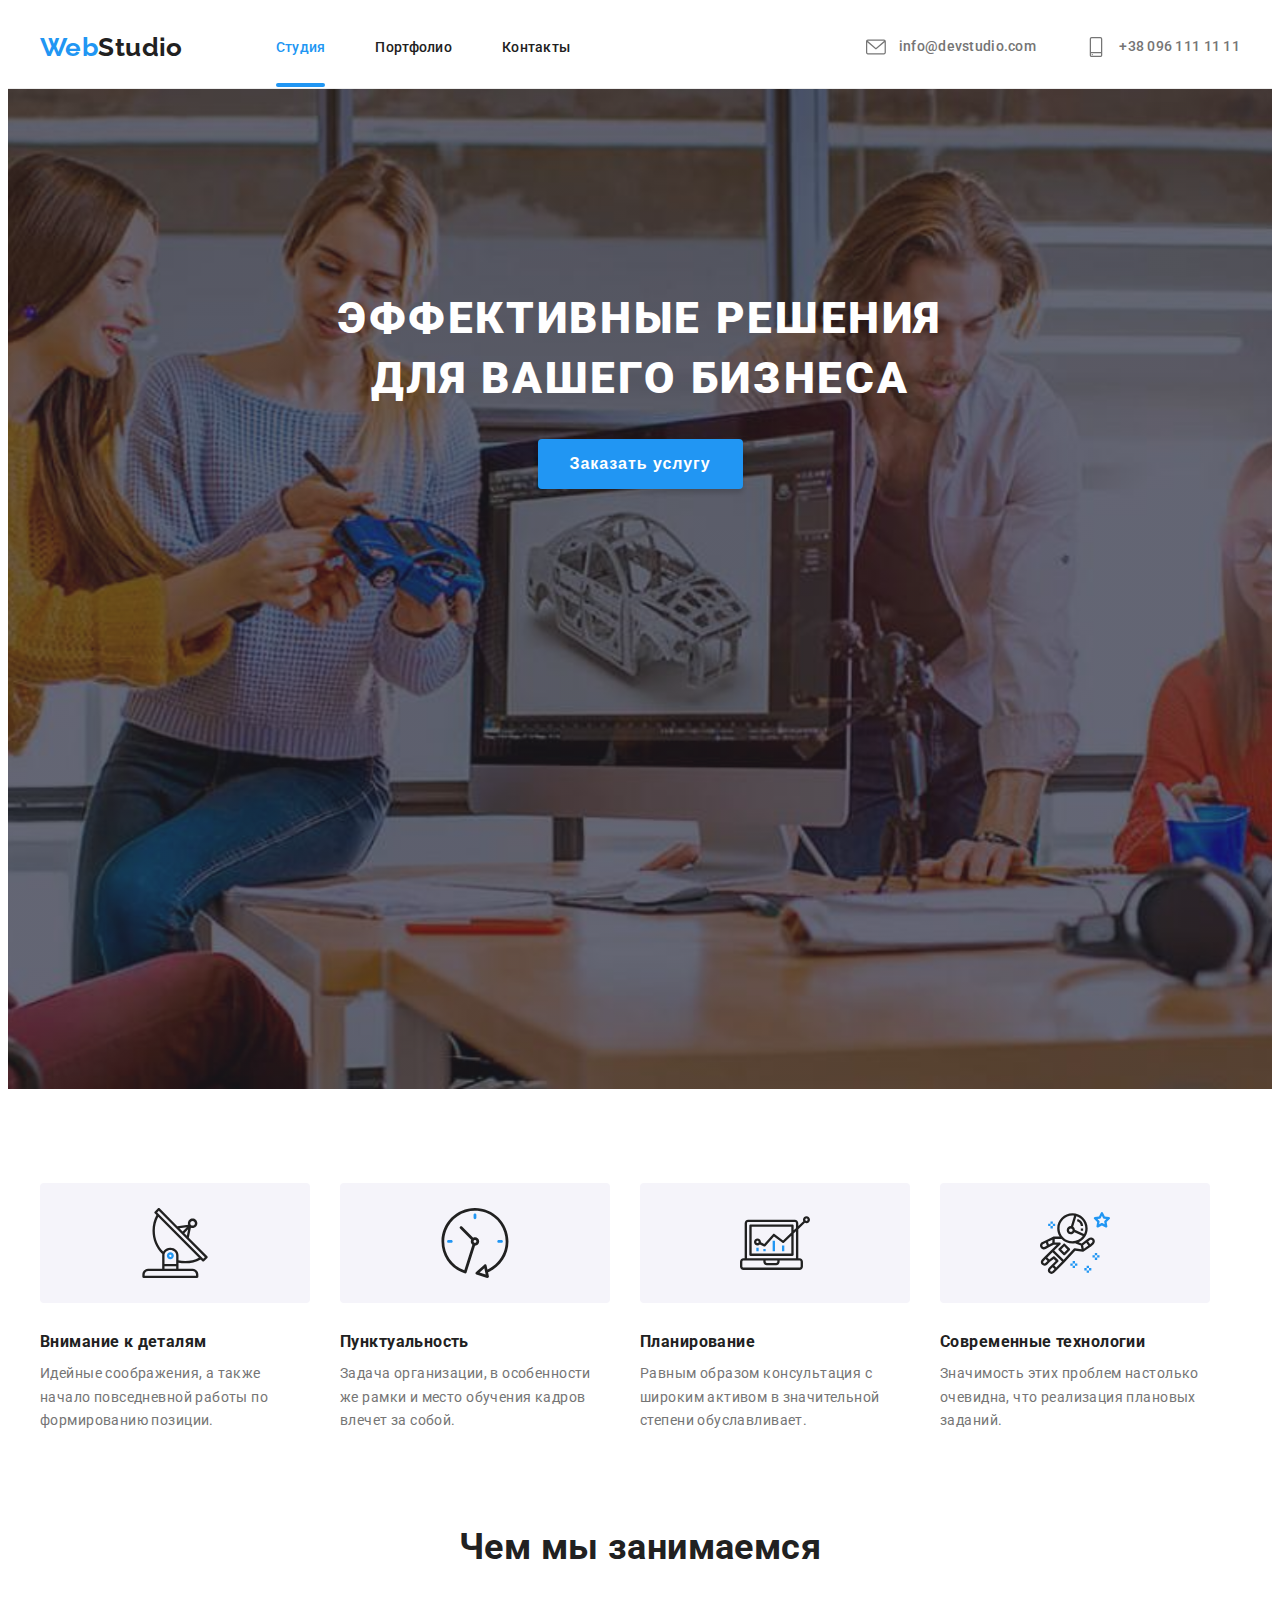
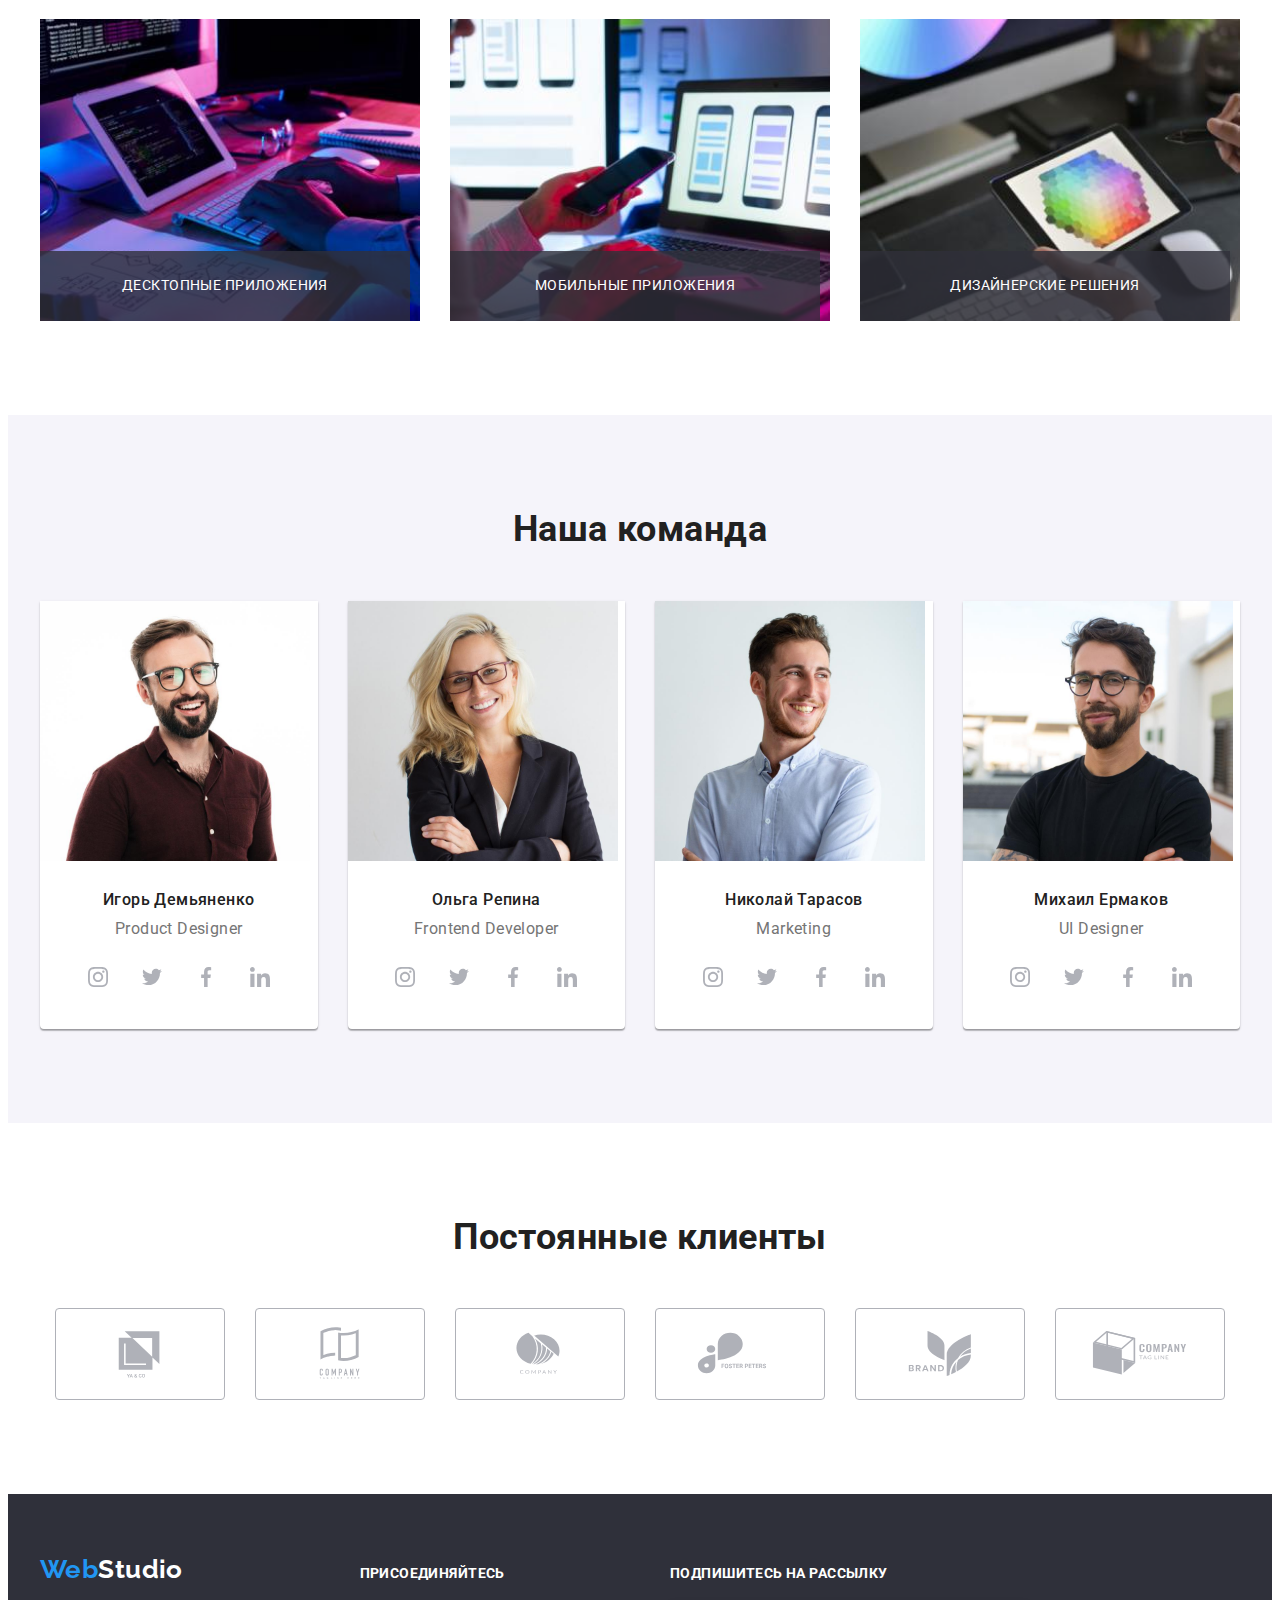
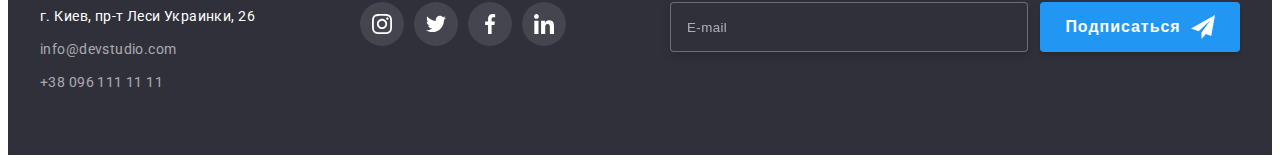
<file: index.html>
<!DOCTYPE html>
<html lang="ru">
<head>
    <meta charset="UTF-8" />
    <meta http-equiv="X-UA-Compatible" content="IE=edge" />
    <meta name="viewport" content="width=device-width, initial-scale=1.0" />
    <title>webstudio</title>
    <link rel="preconnect" href="https://fonts.googleapis.com" />
    <link rel="preconnect" href="https://fonts.gstatic.com" crossorigin />
    <link href="https://fonts.googleapis.com/css2?family=Raleway:wght@700&family=Roboto:wght@400;500;700;900&display=swap"
        rel="stylesheet" />
    <link rel="stylesheet" href="https://cdnjs.cloudflare.com/ajax/libs/modern-normalize/1.1.0/modern-normalize.min.css"
        integrity="sha512-wpPYUAdjBVSE4KJnH1VR1HeZfpl1ub8YT/NKx4PuQ5NmX2tKuGu6U/JRp5y+Y8XG2tV+wKQpNHVUX03MfMFn9Q=="
        crossorigin="anonymous" referrerpolicy="no-referrer" />
    <link rel="stylesheet" href="./css/main.min.css" />
</head>
<body>
    <header class="header">
        <div class="header-container container">
            <nav class="header-container__nav">
                <a class="header-container__logo link" href="/"> <span class="header-container__logo-web">Web</span><span class="header-container__logo-studio">Studio</span></a>
                <ul class="site-nav list">
                    <li class="site-nav__item">
                        <a class="site-nav__link link current" href="./index.html">Студия</a>
                    </li>
                    <li class="site-nav__item">
                        <a class="site-nav__link link" href="./portfolio.html">Портфолио</a>
                    </li>
                    <li class="site-nav__item">
                        <a class="site-nav__link link" href="">Контакты</a>
                    </li>
                </ul>
            </nav>
            <ul class="header-connect list">
                <li class="header-connect__item">
                    <a class="header-connect__mail link" href="mailto:">
                    <svg class="header-connect__icon" width="20" height="20">
                        <use href="./images/sprite.svg#icon-mail"></use>
                    </svg>
                    info@devstudio.com
                    </a>
                </li>
                <li class="header-connect__item">
                    <a class="header-connect__tel link" href="tel:+380961111111">
                    <svg class="header-connect__icon" width="20" height="20">
                        <use href="./images/sprite.svg#icon-phone"></use>
                    </svg>
                    +38 096 111 11 11
                    </a>
                </li>
            </ul>
        </div>
    </header>
    <main>
        <section class="hero">
            <div class="container hero-container">
                <h1 class="hero-bg hero-text">ЭФФЕКТИВНЫЕ РЕШЕНИЯ<br /> ДЛЯ ВАШЕГО БИЗНЕСА</h1>
                <button class="hero-btn-text hero-btn" data-modal-open type="button">Заказать услугу</button>
            </div>
        </section>
        <section class="benefits section">
            <div class="container benefits-container">
            <h2 class="benefits-title" hidden>Преймущества</h2>
            <ul class="benefits-list list">
                <li class="benefits-item">
                    <div class="benefits-icons">
                        <svg class="icon-antenna" width="70" height="70">
                            <use href="./images/sprite.svg#icon-antenna"></use>
                        </svg>
                    </div>
                    <div class="benefits-notification">
                        <h3 class="benefits-pre-title">Внимание к деталям</h3>
                        <p class="benefits-text">Идейные соображения, а также начало повседневной работы по формированию позиции.</p>
                    </div>
                    
                </li>
                <li class="benefits-item">
                    <div class="benefits-icons">
                        <svg class="icon-clocn" width="70" height="70">
                            <use href="./images/sprite.svg#icon-clock"></use>
                        </svg>
                    </div>
                    <div class="benefits-notification">
                        <h3 class="benefits-pre-title">Пунктуальность</h3>
                        <p class="benefits-text">Задача организации, в особенности же рамки и место обучения кадров влечет за собой.</p>
                    </div>
                </li>
                <li class="benefits-item">
                    <div class="benefits-icons">
                        <svg class="icon-diagram" width="70" height="70">
                            <use href="./images/sprite.svg#icon-diagram"></use>
                        </svg>
                    </div>
                    <div class="benefits-notification">
                        <h3 class="benefits-pre-title">Планирование</h3>
                        <p class="benefits-text">Равным образом консультация с широким активом в значительной степени обуславливает.</p>
                    </div>
                </li>
                <li class="benefits-item">
                    <div class="benefits-icons">
                        <svg class="icon-astronaut" width="70" height="70">
                            <use href="./images/sprite.svg#icon-astronaut"></use>
                        </svg>
                    </div>
                    <div class="benefits-notification">
                        <h3 class="benefits-pre-title">Современные технологии</h3>
                        <p class="benefits-text">Значимость этих проблем настолько очевидна, что реализация плановых заданий.</p>
                    </div>
                </li>
            </ul>
            </div>
        </section>
        <section class="about section">
            <div class="container">
            <h2 class="about-title">Чем мы занимаемся</h2>
            <ul class="about-list list">
                <li class="about-item">
                    <img class="img" src="images//img-1.jpg" alt="монитор планшет клавиатура" width="370" />
                    <div class="about-text">
                        <p class="about-picture-text">Десктопные приложения</p>
                    </div>
                </li>
                <li class="about-item">
                    <img class="img" src="images/img-2.jpg" alt="ноутбук смартфок" width="370" />
                    <div class="about-text">
                        <p class="about-picture-text">Мобильные приложения</p>
                    </div>
                </li>
                <li class="about-item">
                    <img class="img" src="images/img-3.jpg" alt="планшет" width="370" />
                    <div class="about-text">
                        <p class="about-picture-text">Дизайнерские решения</p>
                    </div>
                </li>
            </ul>
            </div>
        </section>
        <section class="team section">
            <div class="container">
            <h2 class="team-title">Наша команда</h2>
            <ul class="team-list list">
                <li class="team-item">
                    <img src="images/igor.jpg" alt="член команды игорь" width="270" />
                    <div class="team-item-description">
                        <h3 class="team-pre-title">Игорь Демьяненко</h3>
                        <p lang="en" class="team-text">Product Designer</p>
                        <ul class="team-social list social-list">
                            <li class="social-item">
                                <a href="" class="social-link">
                                    <svg class="social-icon" width="20" height="20">
                                        <use href="./images/sprite.svg#icon-instagram"></use>
                                    </svg>
                                </a>
                            </li>
                            <li class="social-item">
                                <a href="" class="social-link">
                                    <svg class="social-icon" width="20" height="20">
                                        <use href="./images/sprite.svg#icon-twitter"></use>
                                    </svg>
                                </a>
                            </li><li class="social-item">
                                <a href="" class="social-link">
                                    <svg class="social-icon" width="20" height="20">
                                        <use href="./images/sprite.svg#icon-facebook"></use>
                                    </svg>
                                </a>
                            </li><li class="social-item">
                                <a href="" class="social-link">
                                    <svg class="social-icon" width="20" height="20">
                                        <use href="./images/sprite.svg#icon-linkedin"></use>
                                    </svg>
                                </a>
                            </li>
                        </ul>
                    </div>
                </li>
                <li class="team-item">
                    <img src="images/olga.jpg" alt="член команды ольга" width="270" />
                    <div class="team-item-description">
                        <h3 class="team-pre-title">Ольга Репина</h3>
                        <p lang="en" class="team-text">Frontend Developer</p>
                        <ul class="team-social list social-list">
                            <li class="social-item">
                                <a href="" class="social-link">
                                    <svg class="social-icon" width="20" height="20">
                                        <use href="./images/sprite.svg#icon-instagram"></use>
                                    </svg>
                                </a>
                            </li>
                            <li class="social-item">
                                <a href="" class="social-link">
                                    <svg class="social-icon" width="20" height="20">
                                        <use href="./images/sprite.svg#icon-twitter"></use>
                                    </svg>
                                </a>
                            </li>
                            <li class="social-item">
                                <a href="" class="social-link">
                                    <svg class="social-icon" width="20" height="20">
                                        <use href="./images/sprite.svg#icon-facebook"></use>
                                    </svg>
                                </a>
                            </li>
                            <li class="social-item">
                                <a href="" class="social-link">
                                    <svg class="social-icon" width="20" height="20">
                                        <use href="./images/sprite.svg#icon-linkedin"></use>
                                    </svg>
                                </a>
                            </li>
                        </ul>
                    </div>
                </li>
                <li class="team-item">
                    <img src="images/nikolaj.jpg" alt="член команды николай" width="270" />
                    <div class="team-item-description">
                        <h3 class="team-pre-title">Николай Тарасов</h3>
                        <p lang="en" class="team-text">Marketing</p>
                        <ul class="team-social list social-list">
                            <li class="social-item">
                                <a href="" class="social-link">
                                    <svg class="social-icon" width="20" height="20">
                                        <use href="./images/sprite.svg#icon-instagram"></use>
                                    </svg>
                                </a>
                            </li>
                            <li class="social-item">
                                <a href="" class="social-link">
                                    <svg class="social-icon" width="20" height="20">
                                        <use href="./images/sprite.svg#icon-twitter"></use>
                                    </svg>
                                </a>
                            </li>
                            <li class="social-item">
                                <a href="" class="social-link">
                                    <svg class="social-icon" width="20" height="20">
                                        <use href="./images/sprite.svg#icon-facebook"></use>
                                    </svg>
                                </a>
                            </li>
                            <li class="social-item">
                                <a href="" class="social-link">
                                    <svg class="social-icon" width="20" height="20">
                                        <use href="./images/sprite.svg#icon-linkedin"></use>
                                    </svg>
                                </a>
                            </li>
                        </ul>
                    </div>
                </li>
                <li class="team-item">
                    <img src="images/mihail.jpg" alt="член команды михаил" width="270" />
                    <div class="team-item-description">
                        <h3 class="team-pre-title">Михаил Ермаков</h3>
                        <p lang="en" class="team-text">UI Designer</p>
                        <ul class="team-social list social-list">
                            <li class="social-item">
                                <a href="" class="social-link">
                                    <svg class="social-icon" width="20" height="20">
                                        <use href="./images/sprite.svg#icon-instagram"></use>
                                    </svg>
                                </a>
                            </li>
                            <li class="social-item">
                                <a href="" class="social-link">
                                    <svg class="social-icon" width="20" height="20">
                                        <use href="./images/sprite.svg#icon-twitter"></use>
                                    </svg>
                                </a>
                            </li>
                            <li class="social-item">
                                <a href="" class="social-link">
                                    <svg class="social-icon" width="20" height="20">
                                        <use href="./images/sprite.svg#icon-facebook"></use>
                                    </svg>
                                </a>
                            </li>
                            <li class="social-item">
                                <a href="" class="social-link">
                                    <svg class="social-icon" width="20" height="20">
                                        <use href="./images/sprite.svg#icon-linkedin"></use>
                                    </svg>
                                </a>
                            </li>
                        </ul>
                    </div>
                </li>
            </ul>
            </div>
        </section>
        <section class="customers section">
            <div class="container">
                <h2 class="customers-title">Постоянные клиенты</h2>
                <ul class="customers-list list">
                    <li class="customers-item">
                        <a href="" class="customers-link">
                            <svg class="customers-icon" width="106" height="60">
                                <use href="./images/sprite.svg#icon-logo-1"></use>
                            </svg>
                        </a>
                    </li>
                    <li class="customers-item">
                        <a href="" class="customers-link">
                            <svg class="customers-icon" width="106" height="60">
                                <use href="./images/sprite.svg#icon-logo-2"></use>
                            </svg>
                        </a>
                    </li>
                    <li class="customers-item">
                        <a href="" class="customers-link">
                            <svg class="customers-icon" width="106" height="60">
                                <use href="./images/sprite.svg#icon-logo-3"></use>
                            </svg>
                        </a>
                    </li>
                    <li class="customers-item">
                        <a href="" class="customers-link">
                            <svg class="customers-icon" width="106" height="60">
                                <use href="./images/sprite.svg#icon-logo-4"></use>
                            </svg>
                        </a>
                    </li>
                    <li class="customers-item">
                        <a href="" class="customers-link">
                            <svg class="customers-icon" width="106" height="60">
                                <use href="./images/sprite.svg#icon-logo-5"></use>
                            </svg>
                        </a>
                    </li>
                    <li class="customers-item">
                        <a href="" class="customers-link">
                            <svg class="customers-icon" width="106" height="60">
                                <use href="./images/sprite.svg#icon-logo-6"></use>
                            </svg>
                        </a>
                    </li>
                </ul>
            </div>
        </section>
    </main>
    <footer class="footer">
        <div class="container footer-container">
            <div class="footer-address">
                <a class="footer-logo link" href="/"><span class="footer-web">Web</span><span class="footer-studio">Studio</span></a>
                <address>
                    <ul class="footer-list list">
                        <li class="footer item">
                        <a class="footer-add link" href="https://goo.gl/maps/WwjzQ2Qkz4vjg3pV9"
                            target="_blank"
                            rel="noopener noreferrer">г. Киев, пр-т Леси Украинки, 26</a>
                        </li>
                        <li class="footer item"><a class="footer-mail link" href="mailto:">info@devstudio.com</a></li>
                        <li class="footer item"><a class="footer-tel link" href="tel:+380961111111">+38 096 111 11 11</a></li>
                    </ul>
                </address>
            </div>
            <div class="footer-social">
                <h3 class="footer-text">присоединяйтесь</h3>
                <ul class="footer-social-list list">
                    <li class="footer-social-item">
                        <a href="" class="footer-social-link">
                            <svg class="footer-social-icon" width="20" height="20">
                                <use href="./images/sprite.svg#icon-instagram"></use>
                            </svg>
                        </a>
                    </li>
                    <li class="footer-social-item">
                        <a href="" class="footer-social-link">
                            <svg class="footer-social-icon" width="20" height="20">
                                <use href="./images/sprite.svg#icon-twitter"></use>
                            </svg>
                        </a>
                    </li>
                    <li class="footer-social-item">
                        <a href="" class="footer-social-link">
                            <svg class="footer-social-icon" width="20" height="20">
                                <use href="./images/sprite.svg#icon-facebook"></use>
                            </svg>
                        </a>
                    </li>
                    <li class="footer-social-item">
                        <a href="" class="footer-social-link">
                            <svg class="footer-social-icon" width="20" height="20">
                                <use href="./images/sprite.svg#icon-linkedin"></use>
                            </svg>
                        </a>
                    </li>
                </ul>
            </div>
            <div class="footer-subscribe">
                <h3 class="subscribe-text">Подпишитесь на рассылку</h3>
                <form action="#" class="subscribe-form">
                    <label class="subscribe-form-field">
                        <input type="email" class="subscribe-form-input" name="email"
                        placeholder="E-mail"/>
                    </label>
                    <button class="subscribe-form-button" type="submit">Подписаться
                        <svg class="subscribe-icon-send" width="24" height="24">
                            <use href="./images/sprite.svg#icon-icon-send"></use>
                        </svg>
                    </button>
                </form>
            </div>
        </div>
    </footer>
    <div class="backdrop is-hidden" data-modal>
        <div class="modal">
            <button type="button" class="modal-btn" data-modal-close>
                <svg class="modal-icon-close" width="18" height="18">
                    <use href="./images/sprite.svg#icon-close"></use>
                </svg>
            </button>
            <form action="#" class="modal-form">
                <p class="modal-form-head">Оставьте свои данные, мы вам перезвоним</p>

                <label class="modal-form-field">
                    Имя
                    <span class="modal-form-wrapper">
                        <input type="text" class="modal-form-input" name="user-name"/>
                        <svg class="modal-form-icon" width="18" height="18">
                            <use href="./images/sprite.svg#icon-person-black"></use>
                        </svg>
                    </span>
                </label>

                <label class="modal-form-field">
                    Телефон
                    <span class="modal-form-wrapper">
                        <input type="tel" class="modal-form-input" name="user-tel"/>
                        <svg class="modal-form-icon" width="18" height="18">
                            <use href="./images/sprite.svg#icon-phone-black"></use>
                        </svg>
                    </span>
                </label>

                <label class="modal-form-field">
                    Почта
                    <span class="modal-form-wrapper">
                        <input type="email" class="modal-form-input" name="user-email"/>
                        <svg class="modal-form-icon" width="18" height="18">
                            <use href="./images/sprite.svg#icon-email-black"></use>
                        </svg>
                    </span>
                </label>

                <label class="modal-form-field">
                    Комментарий
                    <textarea class="modal-form-message" name="user-message" 
                    placeholder="Введите текст"></textarea>
                </label>

                <input class="modal-form-checkbox visually-hidden" type="checkbox" id="accept-policy"/>
                <label for="accept-policy" class="modal-form-checkbox-label">Соглашаюсь с рассылкой и принимаю&nbsp; <a class="license-link" href="#">Условия договора</a></label>

                <button class="modal-form-button" type="submit">Отправить</button>
            </form>
        </div>
    </div>
    <script src="./js/modal.js"></script>
</body>
</html>
</file>
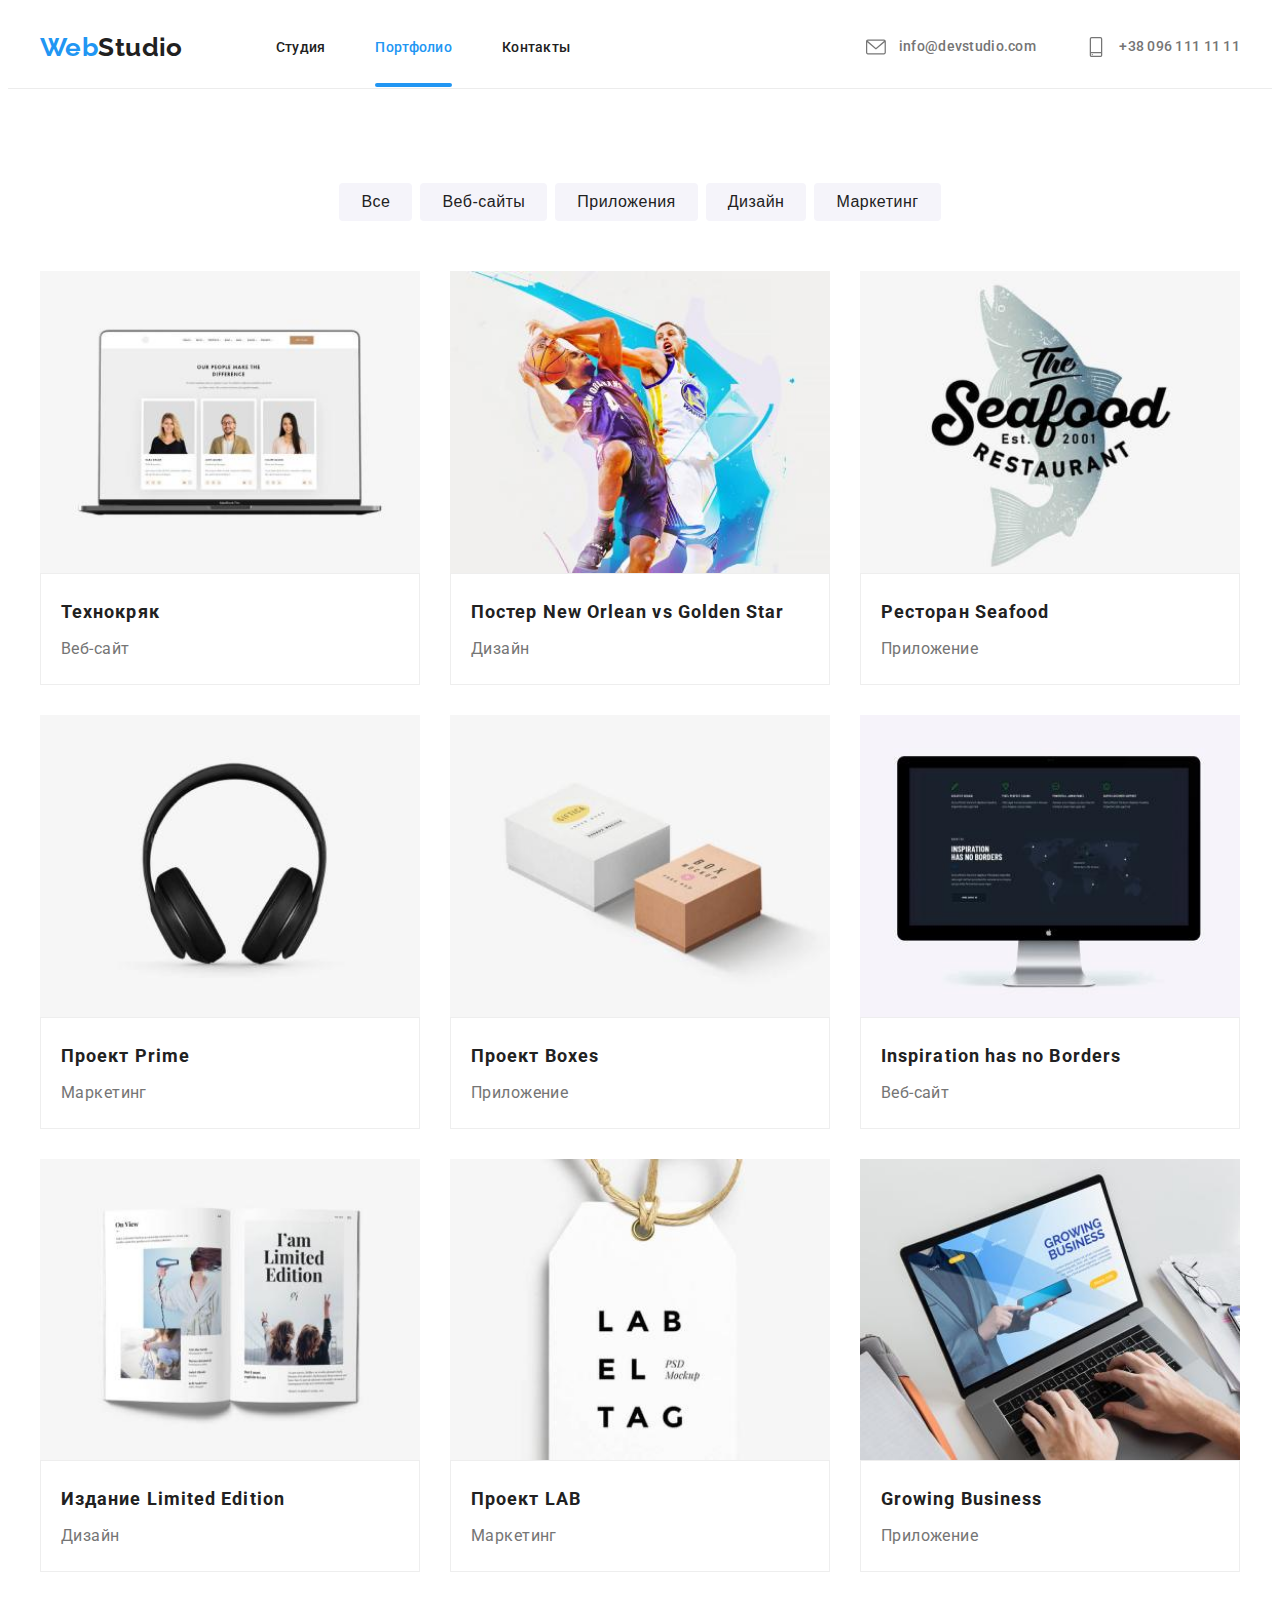
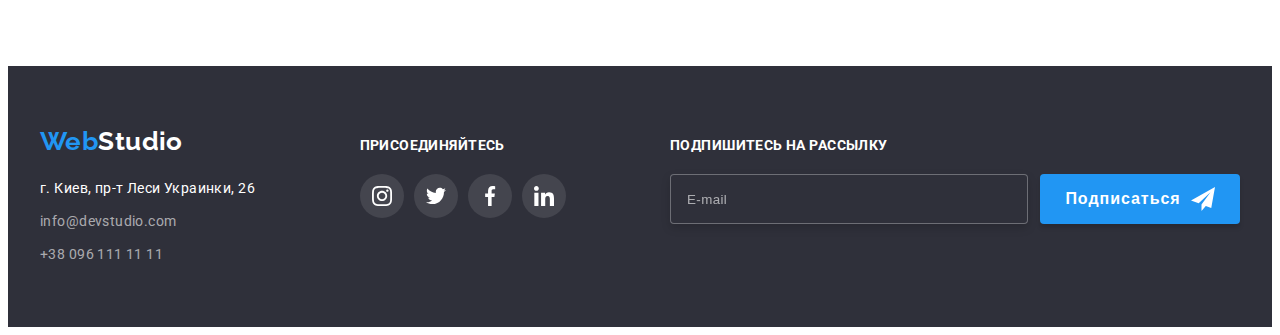
<file: portfolio.html>
<!DOCTYPE html>
<html lang="ru">
<head>
    <meta charset="UTF-8" />
    <meta http-equiv="X-UA-Compatible" content="IE=edge" />
    <meta name="viewport" content="width=device-width, initial-scale=1.0" />
    <title>webstudio</title>
    <link rel="preconnect" href="https://fonts.googleapis.com" />
    <link rel="preconnect" href="https://fonts.gstatic.com" crossorigin />
    <link href="https://fonts.googleapis.com/css2?family=Raleway:wght@700&family=Roboto:wght@400;500;700;900&display=swap"
        rel="stylesheet" />
    <link rel="stylesheet" href="https://cdnjs.cloudflare.com/ajax/libs/modern-normalize/1.1.0/modern-normalize.min.css"
        integrity="sha512-wpPYUAdjBVSE4KJnH1VR1HeZfpl1ub8YT/NKx4PuQ5NmX2tKuGu6U/JRp5y+Y8XG2tV+wKQpNHVUX03MfMFn9Q=="
        crossorigin="anonymous" referrerpolicy="no-referrer" />
    <link rel="stylesheet" href="./css/main.min.css" />
</head>
<body>
    <header class="header">
        <div class="header-container container">
            <nav class="header-container__nav">
                <a class="header-container__logo link" href="/"> <span class="header-container__logo-web">Web</span><span
                        class="header-container__logo-studio">Studio</span></a>
                <ul class="site-nav list">
                    <li class="site-nav__item">
                        <a class="site-nav__link link" href="./index.html">Студия</a>
                    </li>
                    <li class="site-nav__item">
                        <a class="site-nav__link link current" href="./portfolio.html">Портфолио</a>
                    </li>
                    <li class="site-nav__item">
                        <a class="site-nav__link link" href="">Контакты</a>
                    </li>
                </ul>
            </nav>
            <ul class="header-connect list">
                <li class="header-connect__item">
                    <a class="header-connect__mail link" href="mailto:">
                        <svg class="header-connect__icon" width="20" height="20">
                            <use href="./images/sprite.svg#icon-mail"></use>
                        </svg>
                        info@devstudio.com
                    </a>
                </li>
                <li class="header-connect__item">
                    <a class="header-connect__tel link" href="tel:+380961111111">
                        <svg class="header-connect__icon" width="20" height="20">
                            <use href="./images/sprite.svg#icon-phone"></use>
                        </svg>
                        +38 096 111 11 11
                    </a>
                </li>
            </ul>
        </div>
    </header>
    <main>
        <section class="section-filter section">
            <div class="container">
                <h1 class="filter" hidden>фильтр</h1>
                <ul class="filter-list list">
                    <li class="filter-item">
                        <button class="filter-btn btn cursor" type="button">Все</button>
                    </li>
                    <li class="filter-item">
                        <button class="filter-btn btn cursor" type="button">Веб-сайты</button>
                    </li>
                    <li class="filter-item"> 
                        <button class="filter-btn btn cursor" type="button">Приложения</button>
                    </li>
                    <li class="filter-item">
                        <button class="filter-btn btn cursor" type="button">Дизайн</button>
                    </li>
                    <li class="filter-item">
                        <button class="filter-btn btn cursor" type="button">Маркетинг</button>
                    </li>
                </ul>
                <ul class="blok-list list">
                    <li class="blok-item cursor">
                        <a>
                            <div class="card-thumb">
                                <img class="img" src="images/tehnokrjk.jpg" alt="ноутбук" width="370" />
                                <p class="filter-picture-text">
                                    Технокряк это современная площадка распространения коронавируса. Компании используют эту платформу для цифрового
                                    шпионажа и атак на защищённые сервера конкурентов.
                                </p>
                            </div>
                            <div class="card-content">
                                <h2 class="blok-title">Технокряк</h2>
                                <p class="blok-text">Веб-сайт</p>
                            </div>
                        </a>
                    </li>
                    <li class="blok-item cursor">
                        <a>
                            <div class="card-thumb">
                                <img class="img" src="images/poster.jpg" alt="два баскетболиста" width="370" />
                                <p class="filter-picture-text">
                                    Технокряк это современная площадка распространения коронавируса. Компании используют эту платформу для цифрового
                                    шпионажа и атак на защищённые сервера конкурентов.
                                </p>
                            </div>
                            <div class="card-content">
                                <h2 class="blok-title">Постер New Orlean vs Golden Star</h2>
                                <p class="blok-text">Дизайн</p>
                            </div>
                        </a>
                    </li>
                    <li class="blok-item cursor">
                        <a>
                            <div class="card-thumb">
                                <img class="img" src="images/restoran.jpg" alt="рыба" width="370" />
                                <p class="filter-picture-text">
                                    Технокряк это современная площадка распространения коронавируса. Компании используют эту платформу для цифрового
                                    шпионажа и атак на защищённые сервера конкурентов.
                                </p>
                            </div>
                            <div class="card-content">
                                <h2 class="blok-title">Ресторан Seafood</h2>
                                <p class="blok-text">Приложение</p>
                            </div>
                        </a>
                    </li>
                    <li class="blok-item cursor">
                        <a>
                            <div class="card-thumb">
                                <img class="img" src="images/prime.jpg" alt="наушники" width="370" />
                                <p class="filter-picture-text">
                                    Технокряк это современная площадка распространения коронавируса. Компании используют эту платформу для цифрового
                                    шпионажа и атак на защищённые сервера конкурентов.
                                </p>
                            </div>
                            <div class="card-content">
                                <h2 class="blok-title">Проект Prime</h2>
                            <p class="blok-text">Маркетинг</p>
                            </div>
                        </a>
                    </li>
                    <li class="blok-item cursor">
                        <a>
                            <div class="card-thumb">
                                <img class="img" src="images/boxes.jpg" alt="коробки" width="370" />
                                <p class="filter-picture-text">
                                    Технокряк это современная площадка распространения коронавируса. Компании используют эту платформу для цифрового
                                    шпионажа и атак на защищённые сервера конкурентов.
                                </p>
                            </div>
                            <div class="card-content">
                                <h2 class="blok-title">Проект Boxes</h2>
                                <p class="blok-text">Приложение</p>
                        </div>
                        </a>
                    </li>
                    <li class="blok-item cursor">
                        <a>
                            <div class="card-thumb">
                            <img class="img" src="images/inspiration.jpg" alt="монитор" width="370" />
                            <p class="filter-picture-text">
                                Технокряк это современная площадка распространения коронавируса. Компании используют эту платформу для цифрового
                                шпионажа и атак на защищённые сервера конкурентов.
                            </p>
                            </div>
                            <div class="card-content">
                                <h2 class="blok-title">Inspiration has no Borders</h2>
                                <p class="blok-text">Веб-сайт</p>
                            </div>
                        </a>
                    </li>
                    <li class="blok-item cursor">
                        <a>
                            <div class="card-thumb">
                                <img class="img" src="images/limited.jpg" alt="книга" width="370" /><p class="filter-picture-text">
                                    Технокряк это современная площадка распространения коронавируса. Компании используют эту платформу для цифрового
                                    шпионажа и атак на защищённые сервера конкурентов.
                                </p>
                            </div>
                            <div class="card-content">
                                <h2 class="blok-title">Издание Limited Edition</h2>
                                <p class="blok-text">Дизайн</p>
                            </div>
                        </a>
                    </li>
                    <li class="blok-item cursor">
                        <a>
                            <div class="card-thumb">
                                <img class="img" src="images/lab.jpg" alt="бирка" width="370" />
                                <p class="filter-picture-text">
                                    Технокряк это современная площадка распространения коронавируса. Компании используют эту платформу для цифрового
                                    шпионажа и атак на защищённые сервера конкурентов.
                                </p>
                            </div>
                            <div class="card-content">
                                <h2 class="blok-title">Проект LAB</h2>
                                <p class="blok-text">Маркетинг</p>
                            </div>
                        </a>
                    </li>
                    <li class="blok-item cursor">
                        <a>
                            <div class="card-thumb">
                                <img class="img" src="images/growing.jpg" alt="набирает текст" width="370" />
                                <p class="filter-picture-text">
                                    Технокряк это современная площадка распространения коронавируса. Компании используют эту платформу для цифрового
                                    шпионажа и атак на защищённые сервера конкурентов.
                                </p>
                            </div>
                            <div class="card-content">
                                <h2 class="blok-title">Growing Business</h2>
                                <p class="blok-text">Приложение</p>
                            </div>
                        </a>
                    </li>
                </ul>
            </div>
        </section>
    </main>
    <footer class="footer">
        <div class="container footer-container">
            <div class="footer-address">
                <a class="footer-logo link" href="/"><span class="footer-web">Web</span><span
                        class="footer-studio">Studio</span></a>
                <address>
                    <ul class="footer-list list">
                        <li class="footer item">
                            <a class="footer-add link" href="https://goo.gl/maps/WwjzQ2Qkz4vjg3pV9" target="_blank"
                                rel="noopener noreferrer">г. Киев, пр-т Леси Украинки, 26</a>
                        </li>
                        <li class="footer item"><a class="footer-mail link" href="mailto:">info@devstudio.com</a></li>
                        <li class="footer item"><a class="footer-tel link" href="tel:+380961111111">+38 096 111 11 11</a>
                        </li>
                    </ul>
                </address>
            </div>
            <div class="footer-social">
                <h3 class="footer-text">присоединяйтесь</h3>
                <ul class="footer-social-list list">
                    <li class="footer-social-item">
                        <a href="" class="footer-social-link">
                            <svg class="footer-social-icon" width="20" height="20">
                                <use href="./images/sprite.svg#icon-instagram"></use>
                            </svg>
                        </a>
                    </li>
                    <li class="footer-social-item">
                        <a href="" class="footer-social-link">
                            <svg class="footer-social-icon" width="20" height="20">
                                <use href="./images/sprite.svg#icon-twitter"></use>
                            </svg>
                        </a>
                    </li>
                    <li class="footer-social-item">
                        <a href="" class="footer-social-link">
                            <svg class="footer-social-icon" width="20" height="20">
                                <use href="./images/sprite.svg#icon-facebook"></use>
                            </svg>
                        </a>
                    </li>
                    <li class="footer-social-item">
                        <a href="" class="footer-social-link">
                            <svg class="footer-social-icon" width="20" height="20">
                                <use href="./images/sprite.svg#icon-linkedin"></use>
                            </svg>
                        </a>
                    </li>
                </ul>
            </div>
            <div class="footer-subscribe">
                <h3 class="subscribe-text">Подпишитесь на рассылку</h3>
                <form action="#" class="subscribe-form">
                    <label class="subscribe-form-field">
                        <input type="email" class="subscribe-form-input" name="email" placeholder="E-mail" />
                    </label>
                    <button class="subscribe-form-button" type="submit">Подписаться
                        <svg class="subscribe-icon-send" width="24" height="24">
                            <use href="./images/sprite.svg#icon-icon-send"></use>
                        </svg>
                    </button>
                </form>
            </div>
        </div>
    </footer>
</body>
</html>
</file>
<file: css/main.min.css>
:root{--header-color: #212121;--hero-color: #ffffff;--primary-text-color: #757575;--primary-title-color: #212121;--accent-color: #2196f3;--footer-contacts-color: rgba(255, 255, 255, 0.6);--background-color: #e5e5e5;--beckground-btn-color: #f5f4fa;--background-footer-color: #2f303a}.visually-hidden{position:absolute;white-space:nowrap;width:1px;height:1px;overflow:hidden;border:0;padding:0;clip:rect(0 0 0 0);clip-path:inset(50%);margin:-1px}body{font-size:14px;font-family:"Roboto", sans-serif;letter-spacing:0.03em;color:var(--primary-text-color);background:var(--hero-color)}p,h1,h2,h3,h4,h5,h6{margin:0}ul,ol{margin:0;padding:0}img{display:flex}.list{list-style:none}.link{text-decoration:none}.container{width:1200px;padding-left:15px;padding-right:15px;margin:0 auto}.section{padding-top:94px;padding-bottom:94px}.backdrop{width:100vw;height:100vh;background-color:rgba(0,0,0,0.2);position:fixed;top:0;transition:opacity 500ms linear, visibility 500ms linear}.backdrop.is-hidden{visibility:hidden;opacity:0;pointer-events:none}.modal{position:absolute;width:528px;min-height:581px;background-color:#ffffff;box-shadow:0px 1px 3px rgba(0,0,0,0.12),0px 1px 1px rgba(0,0,0,0.14),0px 2px 1px rgba(0,0,0,0.2);border-radius:4px;top:50%;left:50%;transform:translate(-50%, -50%);padding:40px}.modal-icon-close{fill:currentColor}.modal-btn{border:1px solid rgba(0,0,0,0.1);background-color:transparent;width:30px;height:30px;border-radius:50%;position:absolute;top:8px;right:8px;display:flex;align-items:center;justify-content:center;color:#000000;transition:color 250ms;transition-timing-function:cubic-bezier(0.4, 0, 0.2, 1)}.modal-btn:hover,.modal-btn:focus{color:var(--accent-color)}.modal-form{display:flex;flex-direction:column}.modal-form-head{font-size:20px;font-weight:700;text-align:center;margin-bottom:30px}.modal-form-field{font-size:12px;font-weight:400;margin-bottom:28px}.license-link{color:var(--accent-color)}.modal-form-wrapper{position:relative;margin-top:4px;display:block;cursor:pointer}.modal-form-input{width:100%;height:40px;border:1px solid rgba(33,33,33,0.2);border-radius:4px;padding-left:42px;cursor:pointer;transition:color 250ms;transition-timing-function:cubic-bezier(0.4, 0, 0.2, 1)}.modal-form-input:focus{outline:none;border-color:var(--accent-color)}.modal-form-message{width:100%;height:120px;border:1px solid rgba(33,33,33,0.2);border-radius:4px;margin-top:4px;resize:none;padding:12px 16px;cursor:pointer;transition:color 250ms;transition-timing-function:cubic-bezier(0.4, 0, 0.2, 1)}.modal-form-message:focus{outline:none;border-color:var(--accent-color)}.modal-form-message::placeholder{color:rgba(117,117,117,0.5)}.modal-form-icon{display:block;position:absolute;top:50%;left:12px;transform:translateY(-50%);transition:color 250ms;transition-timing-function:cubic-bezier(0.4, 0, 0.2, 1)}.modal-form-input:focus+.modal-form-icon{fill:var(--accent-color)}.modal-form-checkbox-label{display:flex;align-items:center;justify-content:center;font-size:14px;margin-bottom:30px;margin-top:-8px;transition:color 250ms;transition-timing-function:cubic-bezier(0.4, 0, 0.2, 1)}.modal-form-checkbox-label::before{display:block;content:"";width:16px;height:15px;margin-right:7px;border:1px solid #212121;cursor:pointer;border-radius:2px}.modal-form-checkbox:checked+.modal-form-checkbox-label::before{background-color:var(--accent-color);border-color:var(--accent-color);background-image:url("../images/check.svg");background-size:contain;background-origin:border-box}.modal-form-checkbox:focus+.modal-form-checkbox-label::before{outline:2px solid #212121}.modal-form-button{width:200px;height:50px;margin:auto;color:var(--hero-color);background-color:var(--accent-color);box-shadow:0px 4px 4px rgba(0,0,0,0.15);border-radius:4px;border:none;cursor:pointer}.header{background-color:var(--hero-color);border-bottom:1px solid #ececec;padding-top:24px;padding-bottom:25px}.header-container{display:flex}.header-container__nav{display:flex;align-items:center}.header-container__logo{margin-right:93px}.header-container__logo-web{font-family:Raleway, sans-serif;font-weight:bold;font-size:26px;line-height:1.19;color:var(--accent-color)}.header-container__logo-studio{font-family:Raleway, sans-serif;font-weight:bold;font-size:26px;line-height:1.19;color:var(--primary-title-color)}.site-nav{display:flex}.site-nav__item:not(:last-child){margin-right:50px}.site-nav__link{font-weight:500;line-height:1.14;letter-spacing:0.02em;color:var(--header-color);transition:color 250ms;transition-timing-function:cubic-bezier(0.4, 0, 0.2, 1);position:relative}.site-nav__link:hover,.site-nav__link:focus{color:var(--accent-color)}.site-nav .site-nav__link.current{color:var(--accent-color)}.site-nav__link.current::after{content:"";width:100%;position:absolute;height:4px;border-radius:2px;bottom:-32px;display:block;background:var(--accent-color)}.header-connect{display:flex;margin-left:auto;align-items:center}.header-connect__item:not(:last-child){margin-right:50px}.header-connect__mail{font-weight:500;line-height:1.14;letter-spacing:0.02em;color:var(--primary-text-color);transition:color 250ms;transition-timing-function:cubic-bezier(0.4, 0, 0.2, 1)}.header-connect__mail:hover,.header-connect__mail:focus{color:var(--accent-color)}.header-connect__icon{margin-right:10px;fill:currentColor;vertical-align:middle}.header-connect__icon:hover,.header-connect__icon:focus{color:var(--accent-color)}.header-connect__tel{font-weight:500;line-height:1.14;letter-spacing:0.02em;color:var(--primary-text-color);transition:color 250ms;transition-timing-function:cubic-bezier(0.4, 0, 0.2, 1)}.header-connect__tel:hover,.header-connect__tel:focus{color:var(--accent-color)}.hero-container{text-align:center}.hero-text{font-weight:900;font-size:44px;line-height:1.36;letter-spacing:0.06em;color:var(--hero-color);margin-bottom:30px}.hero{padding-top:200px;padding-bottom:200px;background-color:var(--background-footer-color);background-image:linear-gradient(rgba(47,48,58,0.4), rgba(47,48,58,0.4)),url(../images/img-overlay.jpg);max-width:1600px;min-height:600px;margin:auto;background-repeat:no-repeat;background-position:center;background-size:cover}.hero-btn-text{font-weight:bold;font-size:16px;line-height:1.87;letter-spacing:0.06em;color:var(--hero-color);padding:10px 32px;cursor:pointer;border:none;border-radius:4px;background-color:var(--accent-color);box-shadow:0px 4px 4px rgba(0,0,0,0.15)}.benefits-container{display:flex}.benefits-list{display:flex}.benefits-item:not(:last-child){margin-right:30px}.benefits-icons{display:flex;width:270px;height:120px;margin-bottom:30px;background:#f5f4fa;border-radius:4px;justify-content:center;align-items:center}.benefits-pre-title{font-weight:bold;line-height:1.14;color:var(--primary-title-color);margin-bottom:10px;width:270px}.benefits-text{line-height:1.71;color:var(--primary-text-color);width:270px}.benefits{padding-bottom:0}.about-list{display:flex;flex-wrap:wrap;margin-right:-30px}.about-item{flex-basis:calc(100% / 3 - 30px);position:relative}.about-item:not(:last-child){margin-right:30px}.about-text{position:absolute;display:flex;align-items:center;justify-content:center;width:370px;height:70px;bottom:0;background:rgba(47,48,58,0.8)}.about-picture-text{position:absolute;line-height:1.14;text-align:center;text-transform:uppercase;color:#ffffff}.about-title{font-weight:bold;font-size:36px;text-align:center;line-height:1.16;color:var(--primary-title-color);margin-bottom:50px}.team-title{font-weight:bold;font-size:36px;text-align:center;line-height:1.16;color:var(--primary-title-color);margin-bottom:50px}.team-list{display:flex;flex-wrap:wrap;margin-right:-30px}.team-item{flex-basis:calc(100% / 4 - 30px);background:var(--hero-color);box-shadow:0px 1px 3px rgba(0,0,0,0.12),0px 1px 1px rgba(0,0,0,0.14),0px 2px 1px rgba(0,0,0,0.2);border-radius:0px 0px 4px 4px}.team-item:not(:last-child){margin-right:30px}.team-item-description{padding-top:30px;padding-bottom:30px}.team-pre-title{font-weight:500;font-size:16px;line-height:1.18;color:var(--primary-title-color);padding-bottom:10px;text-align:center}.team-text{font-size:16px;line-height:1.18;color:var(--primary-text-color);text-align:center;margin-bottom:16px}.team{background:var(--beckground-btn-color)}.social-list{display:flex;justify-content:center}.social-item{width:44px;height:44px;margin-right:10px}.social-item:last-child{margin-right:0}.social-link{width:100%;height:100%;background-color:#ffffff;border-radius:50%;display:flex;align-items:center;justify-content:center;transition:background-color 250ms;transition-timing-function:cubic-bezier(0.4, 0, 0.2, 1)}.social-link:hover,.social-link:focus{background-color:#2196f3}.social-icon{fill:#afb1b8;transition:fill 250ms;transition-timing-function:cubic-bezier(0.4, 0, 0.2, 1)}.social-link:hover .social-icon,.social-link:focus .social-icon{fill:#ffffff}.customers-title{font-weight:bold;font-size:36px;text-align:center;line-height:1.16;color:var(--primary-title-color);margin-bottom:50px}.customers-list{display:flex;justify-content:center}.customers-item{width:170px;height:92px}.customers-item:not(:last-child){margin-right:30px}.customers-link{width:100%;height:100%;display:flex;align-items:center;justify-content:center;border:1px solid #afb1b8;box-sizing:border-box;border-radius:4px;background-color:var(--hero-color);transition:border-color 250ms;transition-timing-function:cubic-bezier(0.4, 0, 0.2, 1)}.customers-link:hover,.customers-link:focus{border-color:var(--accent-color)}.customers-icon{fill:#afb1b8;transition:fill 250ms;transition-timing-function:cubic-bezier(0.4, 0, 0.2, 1)}.customers-link:hover .customers-icon,.customers-link:focus .customers-icon{fill:var(--accent-color)}.footer{background-color:var(--background-footer-color)}.footer-container{padding-top:60px;padding-bottom:60px;display:flex;justify-content:space-between;align-items:baseline}.footer-logo{display:block;margin-bottom:20px}.footer-web{font-family:Raleway, sans-serif;font-weight:bold;font-size:26px;line-height:1.19;color:var(--accent-color)}.footer-studio{font-family:Raleway, sans-serif;font-weight:bold;font-size:26px;line-height:1.19;color:var(--hero-color)}.footer-add{font-family:Roboto;font-style:normal;font-weight:normal;font-size:14px;line-height:1.71;letter-spacing:0.03em;color:var(--hero-color);transition:color 250ms;transition-timing-function:cubic-bezier(0.4, 0, 0.2, 1)}.footer-add:hover,.footer-add:focus{color:var(--accent-color)}.footer-mail{display:block;margin-bottom:9px;margin-top:9px;font-family:Roboto;font-style:normal;font-weight:normal;font-size:14px;line-height:1.71;letter-spacing:0.03em;color:var(--footer-contacts-color);transition:color 250ms;transition-timing-function:cubic-bezier(0.4, 0, 0.2, 1)}.footer-mail:hover,.footer-mail:focus{color:var(--accent-color)}.footer-tel{font-family:Roboto;font-style:normal;font-weight:normal;font-size:14px;line-height:1.71;letter-spacing:0.03em;color:var(--footer-contacts-color);transition:color 250ms;transition-timing-function:cubic-bezier(0.4, 0, 0.2, 1)}.footer-tel:hover,.footer-tel:focus{color:var(--accent-color)}.footer-text{font-size:14px;line-height:1.14;letter-spacing:0.03em;color:var(--hero-color);margin-bottom:20px;text-transform:uppercase}.footer-social-list{display:flex;justify-content:center}.footer-social-item{width:44px;height:44px;margin-right:10px}.footer-social-item:last-child{margin-right:0}.footer-social-link{width:100%;height:100%;background-color:rgba(255,255,255,0.1);border-radius:50%;display:flex;align-items:center;justify-content:center;transition:background-color 250ms;transition-timing-function:cubic-bezier(0.4, 0, 0.2, 1)}.footer-social-link:hover,.footer-social-link:focus{background-color:#2196f3}.footer-social-icon{fill:#ffffff}.subscribe-form{display:flex}.subscribe-text{font-size:14px;line-height:1.14;letter-spacing:0.03em;color:var(--hero-color);margin-bottom:20px;text-transform:uppercase}.subscribe-form-input{width:358px;height:50px;padding-left:16px;border:1px solid rgba(255,255,255,0.3);box-sizing:border-box;filter:drop-shadow(0px 4px 4px rgba(0,0,0,0.15));border-radius:4px;color:var(--primary-text-color);background-color:var(--background-footer-color)}.subscribe-form-input::placeholder{display:flex;align-items:center;letter-spacing:0.03em;color:rgba(255,255,255,0.6)}.subscribe-form-button{width:200px;height:50px;display:flex;align-items:center;justify-content:center;margin-left:12px;font-weight:bold;font-size:16px;line-height:1.87;letter-spacing:0.06em;color:#ffffff;background:#2196f3;box-shadow:0px 4px 4px rgba(0,0,0,0.15);border-radius:4px;border:none;cursor:pointer}.subscribe-icon-send{margin-left:10px}.section-filter{background:var(--hero-color)}.btn{font-weight:500;font-size:16px;line-height:1.62;padding:6px 22px;letter-spacing:0.03em;border-radius:4px;border:0;color:var(--primary-title-color)}.filter-btn{background:var(--beckground-btn-color);transition:background-color 250ms cubic-bezier(0.4, 0, 0.2, 1),color 250ms cubic-bezier(0.4, 0, 0.2, 1),box-shadow 250ms cubic-bezier(0.4, 0, 0.2, 1)}.filter-btn:hover,.filter-btn:focus{background:var(--accent-color);color:var(--hero-color);box-shadow:0px 3px 1px rgba(0,0,0,0.1),0px 1px 2px rgba(0,0,0,0.08),0px 2px 2px rgba(0,0,0,0.12)}.cursor{cursor:pointer}.blok-title{font-weight:bold;font-size:18px;line-height:2;letter-spacing:0.06em;color:var(--primary-title-color)}.filter-picture-text{font-size:18px;line-height:1.55;letter-spacing:0.03em;color:var(--hero-color)}.blok-item:hover .filter-picture-text{transform:translateY(0)}.blok-text{margin-top:4px;font-size:16px;line-height:1.87;color:var(--primary-text-color)}.filter-list{display:flex;justify-content:center;margin-bottom:50px}.filter-item:not(:last-child){margin-right:8px}.blok-list{padding:0;margin:0;list-style:none;display:flex;flex-wrap:wrap;margin-top:-30px;margin-left:-30px}.blok-item{flex-basis:calc(100% / 3 - 30px);margin-top:30px;margin-left:30px;transition:box-shadow 250ms cubic-bezier(0.4, 0, 0.2, 1)}.blok-item:hover,.blok-item:focus{box-shadow:0px 1px 1px rgba(0,0,0,0.12),0px 4px 4px rgba(0,0,0,0.06),1px 4px 6px rgba(0,0,0,0.16)}.card-thumb{position:relative;overflow:hidden}.filter-picture-text{position:absolute;top:0;left:0;color:#ffffff;line-height:1.5;background-color:rgba(33,150,243,0.9);padding:63px 24px;height:100%;transform:translateY(100%);transition:transform 250ms cubic-bezier(0.4, 0, 0.2, 1)}.img{display:block;min-width:100%;height:auto}.card-content{padding:20px;border:1px solid #eeeeee;background:var(--hero-color);box-sizing:border-box}
/*# sourceMappingURL=main.min.css.map */
</file>
